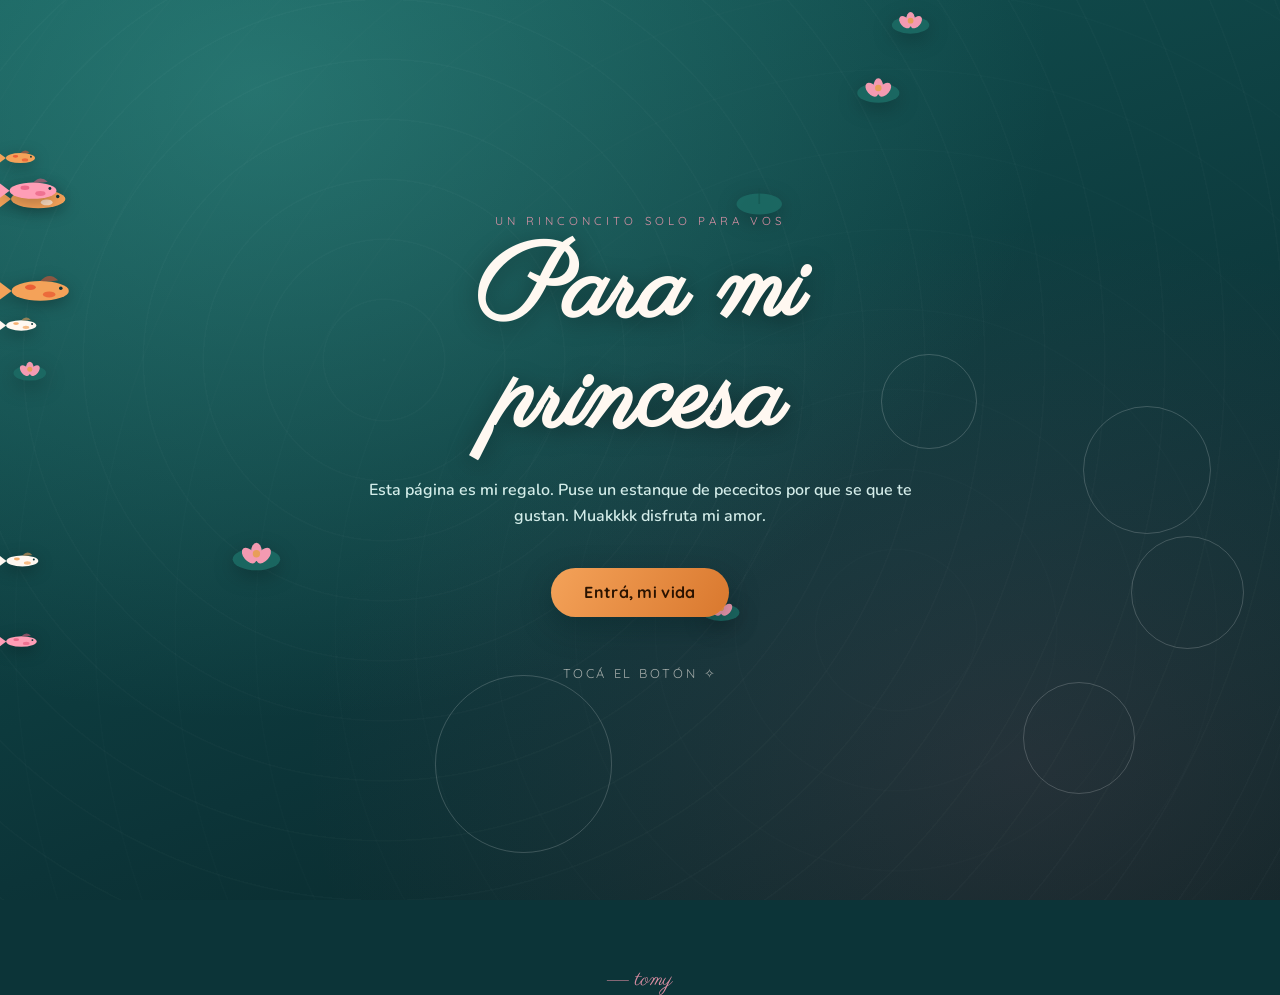
<file: novia-site/index.html>
<!DOCTYPE html>
<html lang="es">
<head>
<meta charset="UTF-8">
<meta name="viewport" content="width=device-width, initial-scale=1.0">
<title>Para mi princesa</title>
<link rel="stylesheet" href="css/style.css">
</head>
<body>

<div id="pond-bg" aria-hidden="true"></div>

<main class="page" style="justify-content:center; min-height:100vh;">
  <p class="eyebrow">Un rinconcito solo para vos</p>
  <h1 class="hero-title">Para mi<br>princesa</h1>
  <p class="hero-sub">
    Esta página es mi regalo. Puse un estanque de pececitos por que se que te gustan. Muakkkk disfruta mi amor.
  </p>
  <a class="btn" href="cartas.html">Entrá, mi vida</a>
  <div class="scroll-cue">tocá el botón ✧</div>
</main>

<footer class="sign">— tomy</footer>

<script src="js/pond.js"></script>
</body>
</html>
</file>
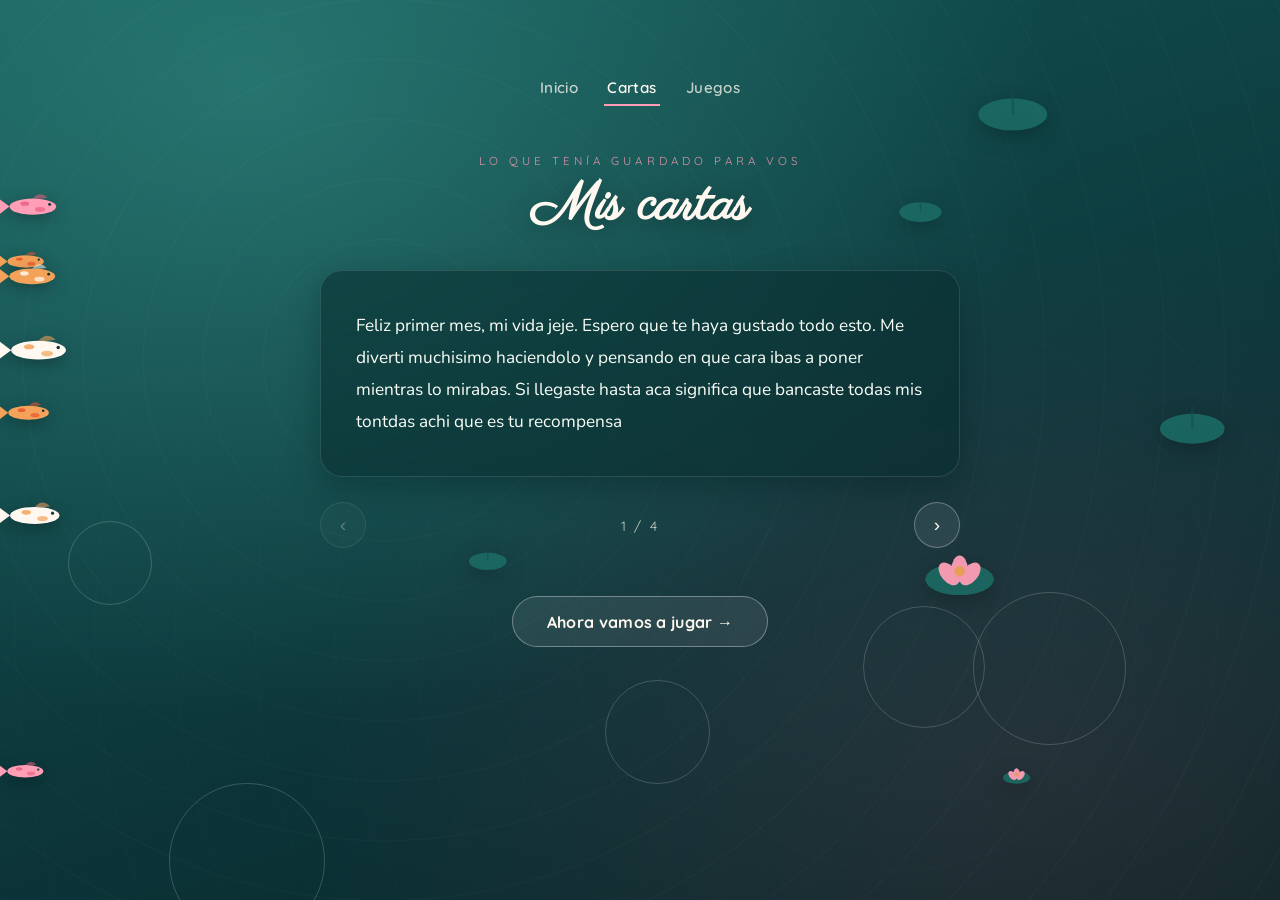
<file: novia-site/cartas.html>
<!DOCTYPE html>
<html lang="es">
<head>
<meta charset="UTF-8">
<meta name="viewport" content="width=device-width, initial-scale=1.0">
<title>Cartas · Para mi princesa</title>
<link rel="stylesheet" href="css/style.css">
</head>
<body>

<div id="pond-bg" aria-hidden="true"></div>

<main class="page">
  <nav class="nav">
    <a href="index.html">Inicio</a>
    <a href="cartas.html" class="active">Cartas</a>
    <a href="juegos.html">Juegos</a>
  </nav>

  <p class="eyebrow">Lo que tenía guardado para vos</p>
  <h1 class="hero-title" style="font-size:clamp(2.2rem,6vw,3.4rem); margin-bottom:2.2rem;">Mis cartas</h1>

  <div class="cartas-wrap">

    <article class="carta active" data-index="0">
      <p>Feliz primer mes, mi vida jeje. Espero que te haya gustado todo esto. Me diverti muchisimo haciendolo y pensando en que cara ibas a poner mientras lo mirabas. Si llegaste hasta aca significa que bancaste todas mis tontdas achi que es tu recompensa</p>
    </article>

    <article class="carta" data-index="1">
      <p>Hay algo que siempre pienso y casi nunca te digo. Amo hablar con vos. No importa si estamos diciendo boludeces, jugando en roblox o hablando de cualquier cosa, siempre termino con una sonrisa. No se como haces, peor siempre me mejoras el dia</p>
    </article>

    <article class="carta" data-index="2">
      <p class="eyebrow" style="margin-bottom:1rem;">Y además</p>
      <p>Tambien queria agradecerte algo. Gracias por tenerme paciencia cuando soy medio boludo jeje. Gracias por escucharme, por bancarme y por hacerme sentir querido todos los dias. Capaz no me doy cuenta aveces, pero haces un monton por mi</p>
    </article>

    <article class="carta" data-index="3">
      <p><p>Y ya para terminarprometeme una cosita. Cuando tengas un dia feo o sientas que todo sale mal, acordate de volver a leer esto. Quiero que nunca dudes de lo mucho que vales para mi. Y espero estes sonriendo, que te ves muy linda cuando sonreis jeje. Te amo muto y sos la mash pro de todo el mundo (aunque seas de river)</p>
    </article>

  </div>

  <div class="carta-nav">
    <button class="icon-btn" id="prevBtn" aria-label="Carta anterior">‹</button>
    <span class="carta-count" id="cartaCount">1 / 4</span>
    <button class="icon-btn" id="nextBtn" aria-label="Carta siguiente">›</button>
  </div>

  <div style="margin-top:3rem;">
    <a class="btn secondary" href="juegos.html">Ahora vamos a jugar →</a>
  </div>
</main>

<script src="js/pond.js"></script>
<script>
  const cartas = document.querySelectorAll(".carta");
  const total = cartas.length;
  let current = 0;
  const countEl = document.getElementById("cartaCount");
  const prevBtn = document.getElementById("prevBtn");
  const nextBtn = document.getElementById("nextBtn");

  function render() {
    cartas.forEach((c, i) => c.classList.toggle("active", i === current));
    countEl.textContent = `${current + 1} / ${total}`;
    prevBtn.disabled = current === 0;
    nextBtn.disabled = current === total - 1;
  }

  prevBtn.addEventListener("click", () => { if (current > 0) { current--; render(); } });
  nextBtn.addEventListener("click", () => { if (current < total - 1) { current++; render(); } });

  render();
</script>
</body>
</html>
</file>
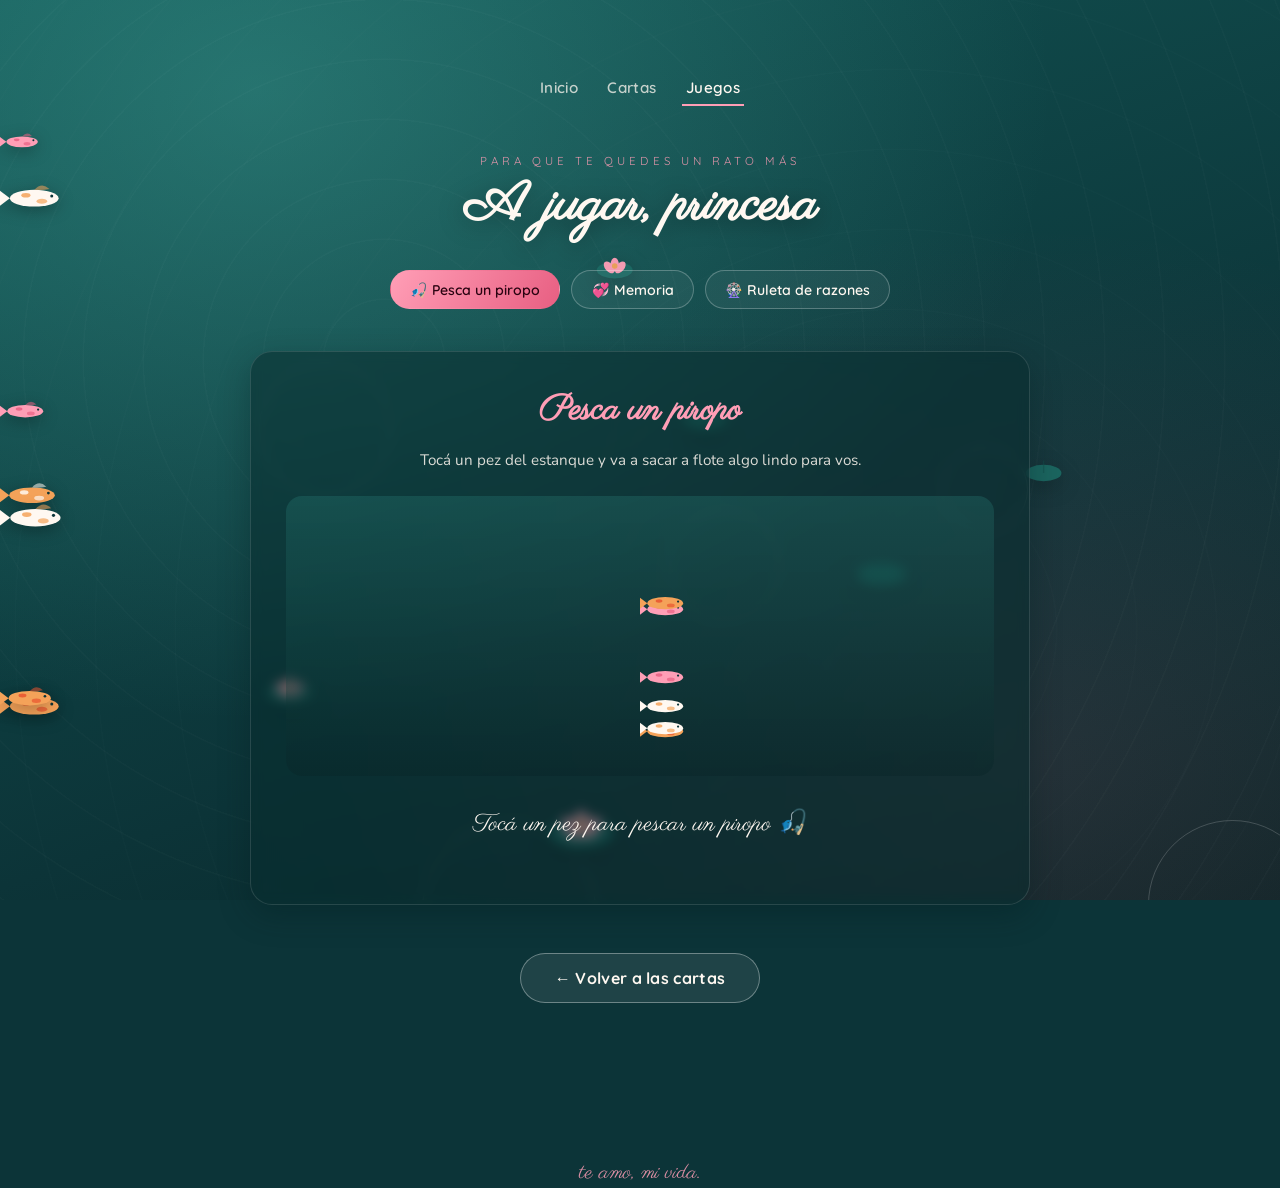
<file: novia-site/juegos.html>
<!DOCTYPE html>
<html lang="es">
<head>
<meta charset="UTF-8">
<meta name="viewport" content="width=device-width, initial-scale=1.0">
<title>Juegos · Para mi princesa</title>
<link rel="stylesheet" href="css/style.css">
</head>
<body>

<div id="pond-bg" aria-hidden="true"></div>

<main class="page">
  <nav class="nav">
    <a href="index.html">Inicio</a>
    <a href="cartas.html">Cartas</a>
    <a href="juegos.html" class="active">Juegos</a>
  </nav>

  <p class="eyebrow">Para que te quedes un rato más</p>
  <h1 class="hero-title" style="font-size:clamp(2.2rem,6vw,3.4rem); margin-bottom:2.2rem;">A jugar, princesa</h1>

  <div class="games-wrap">
    <div class="game-tabs">
      <button class="game-tab active" data-target="panel-pesca">🎣 Pesca un piropo</button>
      <button class="game-tab" data-target="panel-memoria">💞 Memoria</button>
      <button class="game-tab" data-target="panel-ruleta">🎡 Ruleta de razones</button>
    </div>

    <section class="game-panel active" id="panel-pesca">
      <div class="game-card">
        <h2>Pesca un piropo</h2>
        <p class="game-desc">Tocá un pez del estanque y va a sacar a flote algo lindo para vos.</p>
        <div class="pond-game" id="pescaZone"></div>
        <div class="piropo-result" id="piropoResult"></div>
      </div>
    </section>

    <section class="game-panel" id="panel-memoria">
      <div class="game-card">
        <h2>Memoria de corazones</h2>
        <p class="game-desc">Encontrá las parejas por un kiss.</p>
        <div class="memory-grid" id="memGrid"></div>
        <p class="mem-status" id="memStatus"></p>
      </div>
    </section>

    <section class="game-panel" id="panel-ruleta">
      <div class="game-card">
        <h2>Ruleta de razones</h2>
        <p class="game-desc">Girá la ruleta y descubrí una razón por la que te amo.</p>
        <div class="wheel-zone">
          <div class="wheel-wrap">
            <div class="wheel-pointer"></div>
            <div class="wheel" id="wheel"></div>
          </div>
          <button class="btn" id="spinBtn">Girar</button>
          <p class="piropo-result" id="ruletaResult"></p>
        </div>
      </div>
    </section>
  </div>

  <div style="margin-top:3rem;">
    <a class="btn secondary" href="cartas.html">← Volver a las cartas</a>
  </div>
</main>

<footer class="sign">te amo, mi vida.</footer>

<script src="js/pond.js"></script>
<script src="js/games.js"></script>
</body>
</html>
</file>
<file: novia-site/css/style.css>
@import url('https://fonts.googleapis.com/css2?family=Parisienne&family=Quicksand:wght@500;600;700&family=Nunito:wght@400;600;700&display=swap');

:root{
  --pond-deep:#0c3438;
  --pond-mid:#125655;
  --pond-light:#2e8f86;
  --pond-shimmer:#4fb8ab;
  --lotus-pink:#ff9eb6;
  --lotus-pink-deep:#e85f82;
  --gold-koi:#f4a259;
  --gold-koi-dark:#d9782e;
  --cream:#fff8f1;
  --text-dark:#0b2a2c;
  --shadow-soft: 0 10px 30px rgba(4,30,32,.35);
}

*{box-sizing:border-box;}

html,body{
  margin:0;
  padding:0;
  min-height:100%;
  background:var(--pond-deep);
  color:var(--cream);
  font-family:'Nunito',sans-serif;
  overflow-x:hidden;
}

body{
  min-height:100vh;
  position:relative;
}

/* ---------- Fondo de estanque ---------- */
#pond-bg{
  position:fixed;
  inset:0;
  z-index:0;
  overflow:hidden;
  background:
    radial-gradient(ellipse at 20% 10%, rgba(79,184,171,.35), transparent 55%),
    radial-gradient(ellipse at 80% 85%, rgba(232,95,130,.12), transparent 50%),
    linear-gradient(160deg, var(--pond-mid) 0%, var(--pond-deep) 65%, #082426 100%);
}

#pond-bg::before{
  content:"";
  position:absolute;
  inset:0;
  background-image:
    repeating-radial-gradient(circle at 30% 40%, rgba(255,255,255,.03) 0, rgba(255,255,255,.03) 1px, transparent 2px, transparent 60px),
    repeating-radial-gradient(circle at 70% 70%, rgba(255,255,255,.02) 0, rgba(255,255,255,.02) 1px, transparent 2px, transparent 80px);
  animation: shimmer 14s linear infinite;
  opacity:.6;
}

@keyframes shimmer{
  0%{transform:translate3d(0,0,0);}
  100%{transform:translate3d(-40px,30px,0);}
}

.ripple{
  position:absolute;
  border-radius:50%;
  border:1px solid rgba(255,255,255,.18);
  animation: ripple-grow 6s ease-out infinite;
}
@keyframes ripple-grow{
  0%{transform:scale(.2); opacity:.5;}
  100%{transform:scale(1); opacity:0;}
}

.lily{
  position:absolute;
  animation: bob 6s ease-in-out infinite;
  filter: drop-shadow(0 6px 10px rgba(0,0,0,.25));
}
@keyframes bob{
  0%,100%{transform:translateY(0) rotate(0deg);}
  50%{transform:translateY(-6px) rotate(2deg);}
}

.fish{
  position:absolute;
  transform-origin:center;
  animation-name: swim, bobfish;
  animation-timing-function: linear, ease-in-out;
  animation-iteration-count: infinite, infinite;
  filter: drop-shadow(0 4px 8px rgba(0,0,0,.3));
}
@keyframes swim{
  0%{transform:translateX(-10vw) scaleX(1);}
  49.9%{transform:translateX(110vw) scaleX(1);}
  50%{transform:translateX(110vw) scaleX(-1);}
  99.9%{transform:translateX(-10vw) scaleX(-1);}
  100%{transform:translateX(-10vw) scaleX(1);}
}
@keyframes bobfish{
  0%,100%{margin-top:0px;}
  50%{margin-top:10px;}
}

/* ---------- Layout general ---------- */
.page{
  position:relative;
  z-index:1;
  min-height:100vh;
  display:flex;
  flex-direction:column;
  align-items:center;
  padding: 8vh 6vw 10vh;
}

.eyebrow{
  font-family:'Quicksand',sans-serif;
  letter-spacing:.35em;
  text-transform:uppercase;
  font-size:.72rem;
  color:var(--lotus-pink);
  margin-bottom:.6rem;
  opacity:.85;
}

h1.hero-title{
  font-family:'Parisienne', cursive;
  font-size: clamp(3rem, 9vw, 6.5rem);
  line-height:1.05;
  margin:0;
  text-align:center;
  color:var(--cream);
  text-shadow: 0 4px 24px rgba(0,0,0,.35);
}

.hero-sub{
  font-family:'Nunito',sans-serif;
  font-weight:600;
  max-width:560px;
  text-align:center;
  margin: 1.4rem auto 2.4rem;
  color:#e8fffb;
  opacity:.9;
  line-height:1.6;
}

.btn{
  font-family:'Quicksand',sans-serif;
  font-weight:700;
  font-size:1rem;
  letter-spacing:.02em;
  border:none;
  cursor:pointer;
  padding: .9rem 2.1rem;
  border-radius: 999px;
  background: linear-gradient(120deg, var(--gold-koi), var(--gold-koi-dark));
  color:#2a1300;
  box-shadow: var(--shadow-soft);
  transition: transform .25s ease, box-shadow .25s ease;
  text-decoration:none;
  display:inline-block;
}
.btn:hover{ transform: translateY(-3px); box-shadow: 0 14px 34px rgba(4,30,32,.45);}
.btn:focus-visible{ outline: 3px solid var(--lotus-pink); outline-offset:3px; }

.btn.secondary{
  background: rgba(255,255,255,.08);
  color: var(--cream);
  border: 1px solid rgba(255,255,255,.35);
  box-shadow:none;
}
.btn.secondary:hover{ background: rgba(255,255,255,.16); }

.nav{
  position:relative;
  z-index:2;
  display:flex;
  gap:1.4rem;
  margin-bottom: 4vh;
  font-family:'Quicksand',sans-serif;
  font-weight:600;
}
.nav a{
  color:var(--cream);
  text-decoration:none;
  opacity:.75;
  padding:.4rem .2rem;
  border-bottom:2px solid transparent;
  transition: all .2s ease;
  font-size:.95rem;
  letter-spacing:.03em;
}
.nav a:hover, .nav a.active{
  opacity:1;
  border-bottom-color: var(--lotus-pink);
}

.scroll-cue{
  margin-top:3rem;
  font-family:'Quicksand',sans-serif;
  font-size:.8rem;
  letter-spacing:.2em;
  text-transform:uppercase;
  opacity:.6;
  animation: bob 2.4s ease-in-out infinite;
}

footer.sign{
  position:relative;
  z-index:1;
  margin-top:auto;
  padding-top:4rem;
  font-family:'Parisienne', cursive;
  font-size:1.4rem;
  color: var(--lotus-pink);
  opacity:.85;
  text-align:center;
}

@media (prefers-reduced-motion: reduce){
  .fish, .lily, .ripple, #pond-bg::before, .scroll-cue{ animation: none !important; }
}

/* ---------- Cartas ---------- */
.cartas-wrap{
  width:100%;
  max-width:640px;
  display:flex;
  flex-direction:column;
  align-items:center;
}

.carta{
  width:100%;
  background: rgba(9,45,47,.55);
  backdrop-filter: blur(6px);
  border:1px solid rgba(255,255,255,.12);
  border-radius:22px;
  padding: 2.4rem 2.2rem;
  box-shadow: var(--shadow-soft);
  display:none;
  animation: fadein .5s ease;
}
.carta.active{ display:block; }
@keyframes fadein{ from{opacity:0; transform:translateY(12px);} to{opacity:1; transform:translateY(0);} }

.carta p{
  font-size:1.08rem;
  line-height:1.85;
  color:#fbfff9;
  margin:0 0 1.1rem;
}
.carta p:last-child{ margin-bottom:0; }

.carta-nav{
  display:flex;
  justify-content:space-between;
  align-items:center;
  width:100%;
  max-width:640px;
  margin-top:1.6rem;
}

.carta-count{
  font-family:'Quicksand',sans-serif;
  font-size:.85rem;
  letter-spacing:.15em;
  opacity:.75;
}

.icon-btn{
  background: rgba(255,255,255,.08);
  border:1px solid rgba(255,255,255,.3);
  color:var(--cream);
  width:46px;
  height:46px;
  border-radius:50%;
  cursor:pointer;
  font-size:1.2rem;
  display:flex;
  align-items:center;
  justify-content:center;
  transition: all .2s ease;
}
.icon-btn:hover{ background: rgba(255,255,255,.2); transform: scale(1.06); }
.icon-btn:disabled{ opacity:.3; cursor:default; transform:none; }

/* ---------- Juegos ---------- */
.games-wrap{
  width:100%;
  max-width:780px;
}

.game-tabs{
  display:flex;
  gap:.7rem;
  flex-wrap:wrap;
  justify-content:center;
  margin-bottom:2.6rem;
}
.game-tab{
  font-family:'Quicksand',sans-serif;
  font-weight:600;
  font-size:.88rem;
  padding:.6rem 1.2rem;
  border-radius:999px;
  border:1px solid rgba(255,255,255,.25);
  background: rgba(255,255,255,.05);
  color:var(--cream);
  cursor:pointer;
  transition: all .2s ease;
}
.game-tab.active{
  background: linear-gradient(120deg, var(--lotus-pink), var(--lotus-pink-deep));
  border-color: transparent;
  color:#2a0311;
}

.game-panel{ display:none; }
.game-panel.active{ display:block; animation: fadein .4s ease; }

.game-card{
  background: rgba(9,45,47,.55);
  backdrop-filter: blur(6px);
  border:1px solid rgba(255,255,255,.12);
  border-radius:22px;
  padding: 2.2rem;
  box-shadow: var(--shadow-soft);
  text-align:center;
}
.game-card h2{
  font-family:'Parisienne', cursive;
  font-size:2.2rem;
  margin:0 0 .4rem;
  color: var(--lotus-pink);
}
.game-card .game-desc{
  opacity:.85;
  margin-bottom:1.6rem;
  font-size:.95rem;
}

/* Pesca */
.pond-game{
  position:relative;
  width:100%;
  height:280px;
  border-radius:16px;
  overflow:hidden;
  background: linear-gradient(180deg, rgba(46,143,134,.25), rgba(8,36,38,.4));
  margin-bottom:1.4rem;
}
.catch-fish{
  position:absolute;
  cursor:pointer;
  background:none;
  border:none;
  padding:0;
  line-height:0;
  animation-name: swimbox, bobfish;
  animation-timing-function: linear, ease-in-out;
  animation-iteration-count: infinite, infinite;
}
@keyframes swimbox{
  0%{ left:-15%; }
  100%{ left:110%; }
}
.catch-fish svg{ width:56px; height:auto; }
.catch-fish.caught{ animation:none; opacity:0; transform:scale(.2); transition: all .5s ease; }

.piropo-result{
  min-height:70px;
  font-family:'Parisienne', cursive;
  font-size:1.5rem;
  color:var(--cream);
  padding: .6rem 1rem;
}

/* Memoria */
.memory-grid{
  display:grid;
  grid-template-columns: repeat(4, 1fr);
  gap:.7rem;
  margin-bottom:1.2rem;
}
.mem-card{
  aspect-ratio:1;
  border-radius:12px;
  background: rgba(255,255,255,.08);
  border:1px solid rgba(255,255,255,.25);
  display:flex;
  align-items:center;
  justify-content:center;
  font-size:1.8rem;
  cursor:pointer;
  user-select:none;
  transition: transform .2s ease, background .2s ease;
}
.mem-card.flipped, .mem-card.matched{
  background: linear-gradient(140deg, var(--lotus-pink), var(--gold-koi));
}
.mem-card.matched{ opacity:.55; cursor:default; }
.mem-card:not(.flipped):not(.matched):hover{ transform: translateY(-2px); }
.mem-status{
  font-family:'Quicksand',sans-serif;
  font-size:.9rem;
  opacity:.85;
  margin-top:.6rem;
}

/* Ruleta */
.wheel-zone{
  display:flex;
  flex-direction:column;
  align-items:center;
  gap:1.6rem;
}
.wheel{
  width:220px;
  height:220px;
  border-radius:50%;
  position:relative;
  background: conic-gradient(
    var(--lotus-pink) 0deg 60deg,
    var(--gold-koi) 60deg 120deg,
    var(--pond-light) 120deg 180deg,
    var(--lotus-pink-deep) 180deg 240deg,
    var(--gold-koi-dark) 240deg 300deg,
    var(--pond-shimmer) 300deg 360deg
  );
  border:6px solid var(--cream);
  box-shadow: var(--shadow-soft);
  transition: transform 3.2s cubic-bezier(.17,.67,.16,1);
}
.wheel-pointer{
  position:absolute;
  top:-14px;
  left:50%;
  transform:translateX(-50%);
  width:0; height:0;
  border-left:12px solid transparent;
  border-right:12px solid transparent;
  border-top:20px solid var(--cream);
  z-index:2;
}
.wheel-wrap{ position:relative; }

@media (max-width: 560px){
  .memory-grid{ grid-template-columns: repeat(3, 1fr); }
  .carta{ padding: 1.8rem 1.4rem; }
}
</file>
